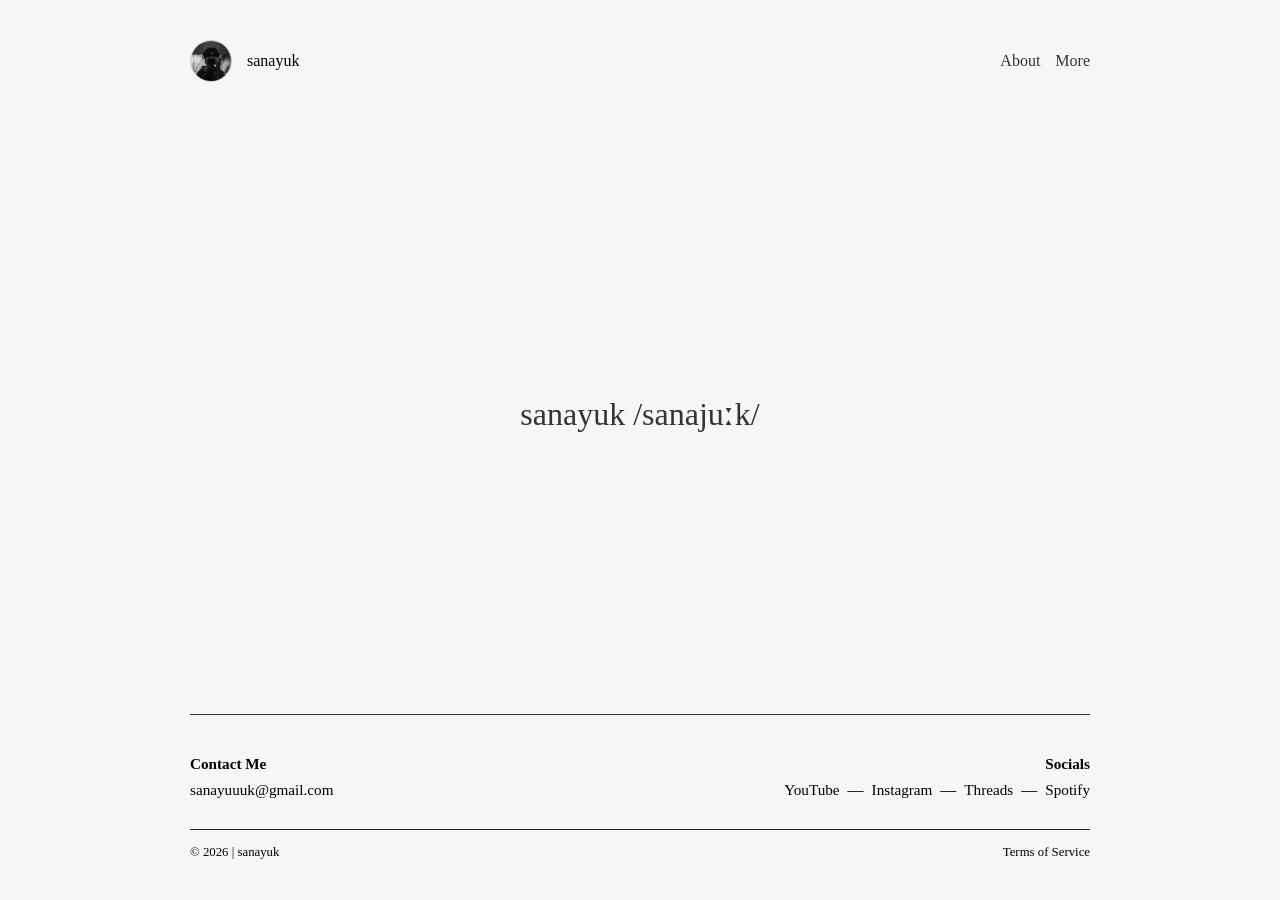
<file: index.html>
<!DOCTYPE html>
<html lang="en">
<head>
    <!-- Google tag (gtag.js) -->
    <script async src="https://www.googletagmanager.com/gtag/js?id=G-V9VGRG6R9B"></script>
    <script>
      window.dataLayer = window.dataLayer || [];
      function gtag(){dataLayer.push(arguments);}
      gtag('js', new Date());

      gtag('config', 'G-V9VGRG6R9B');
    </script>
    <meta charset="UTF-8">
    <meta name="viewport" content="width=device-width, initial-scale=1.0">
    <title>sanayuk</title>
    <link rel="icon" type="image/jpeg" href="snypfp.jpg">
    <link rel="stylesheet" href="style.css?v=8">
</head>
<body>

    <header class="top-header">
        <a href="index.html" class="header-left">
            <img src="snypfp.jpg" alt="Profile Picture" class="header-pfp">
            <span class="header-name">sanayuk</span>
        </a>
        
        <div class="header-right" style="display: flex; gap: 15px;">
            <a href="about.html" class="header-link">About</a>
            <a href="directory.html" class="header-link">More</a>
        </div>
    </header>

    <div class="container">
        <h1>sanayuk /sanajuːk/</h1>
    </div> 

    <footer class="site-footer">
        <div class="footer-content">
            <div class="footer-left">
                <h4 class="footer-heading">Contact Me</h4>
                <a href="mailto:sanayuuuk@gmail.com?subject=Contact from Website" class="footer-link">
                    sanayuuuk@gmail.com
                </a>
            </div>

            <div class="footer-right">
                <h4 class="footer-heading">Socials</h4>
                <div class="footer-socials">
                    <a href="https://www.youtube.com/@sanayuk____" target="_blank">YouTube</a> —
                    <a href="https://www.instagram.com/sanayuk____/" target="_blank">Instagram</a> —
                    <a href="https://www.threads.net/@sanayuk____/" target="_blank">Threads</a> —
                    <a href="https://open.spotify.com/user/31xqgkz4tjc3syadxhh52vzdo4kq?si=254b2dc9a4f743eb&nd=1&dlsi=bdf17cccaf9b42ae" target="_blank">Spotify</a>
                </div>
            </div>
        </div>

        <div class="footer-bottom" style="justify-content: space-between;">
            <span>© 2026 | sanayuk</span>
            <a href="termsofservice.html" class="footer-link" style="font-size: 0.8rem;">Terms of Service</a>
        </div>
    </footer>

</body>
</html>
</file>
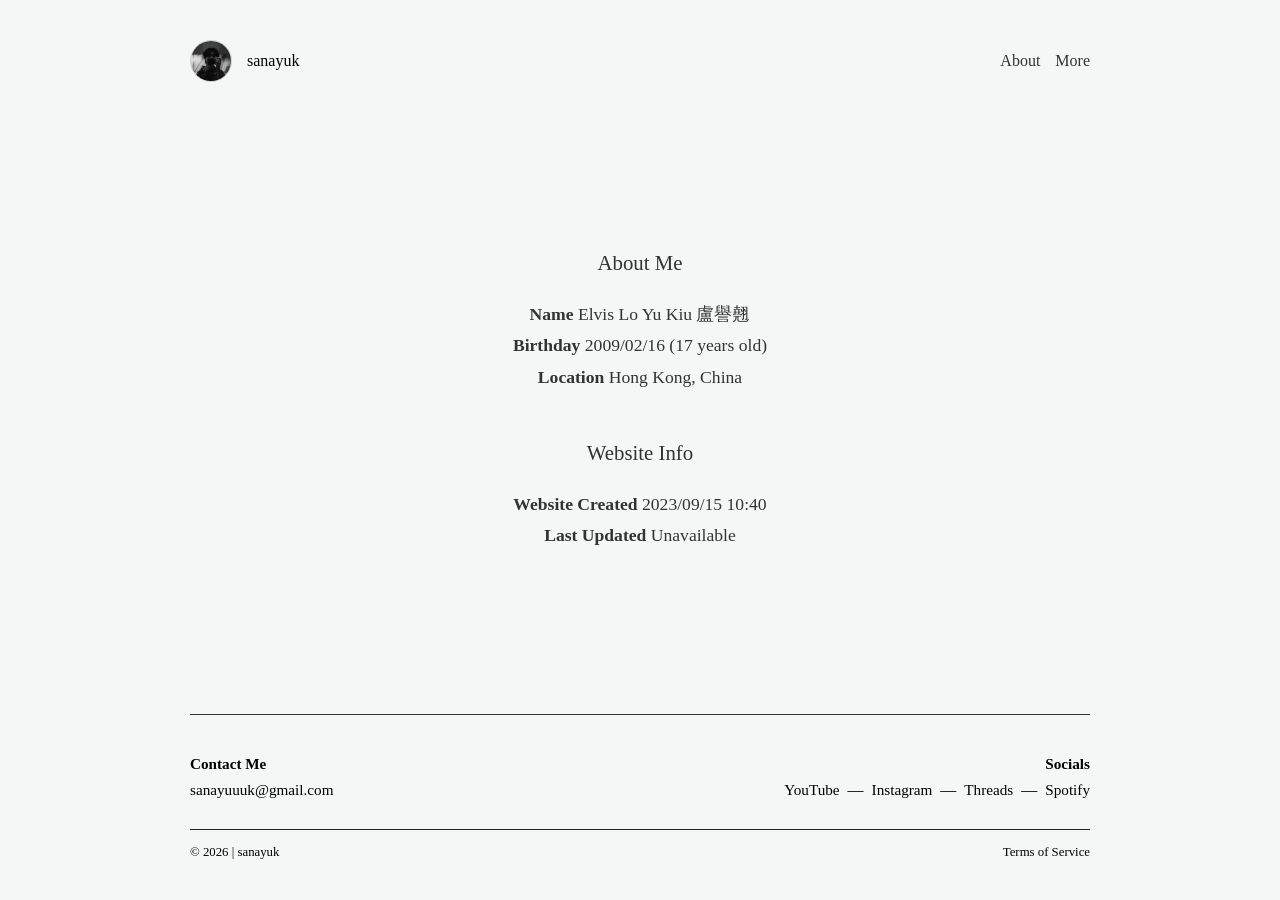
<file: about.html>
<!DOCTYPE html>
<html lang="en">
<head>
    <!-- Google tag (gtag.js) -->
    <script async src="https://www.googletagmanager.com/gtag/js?id=G-V9VGRG6R9B"></script>
    <script>
      window.dataLayer = window.dataLayer || [];
      function gtag(){dataLayer.push(arguments);}
      gtag('js', new Date());

      gtag('config', 'G-V9VGRG6R9B');
    </script>
    <meta charset="UTF-8">
    <meta name="viewport" content="width=device-width, initial-scale=1.0">
    <title>About sanayuk</title>
    <link rel="icon" type="image/jpeg" href="snypfp.jpg">
    <link rel="stylesheet" href="style.css?v=8">
    <style>
        /* Small unique styles for just this page */
        .bio-text {
            text-align: center; 
            line-height: 1.8;
            margin-bottom: 40px;
        }

        .bio-text h2 {
            margin-top: 40px;
            margin-bottom: 10px;
            font-size: 1.3rem;
            color: #333;
        }
        
        /* Remove margin from the very first h2 to keep it aligned nicely */
        .bio-text h2:first-child {
            margin-top: 0;
        }
    </style>
</head>
<body>

    <header class="top-header">
        <a href="index.html" class="header-left">
            <img src="snypfp.jpg" alt="Profile Picture" class="header-pfp">
            <span class="header-name">sanayuk</span>
        </a>
        
        <div class="header-right" style="display: flex; gap: 15px;">
            <a href="about.html" class="header-link">About</a>
            <a href="directory.html" class="header-link">More</a>
        </div>
    </header>

    <div class="container">

        <div class="bio-text">
            <h2>About Me</h2>
            <p>
                <strong>Name</strong> Elvis Lo Yu Kiu 盧譽翹<br>
                <strong>Birthday</strong> 2009/02/16 (<span id="my-age"></span> years old)<br>
                <strong>Location</strong> Hong Kong, China
            </p>

            <h2>Website Info</h2>
            <p>
                <strong>Website Created</strong> <span id="site-created">Loading...</span><br>
                <strong>Last Updated</strong> <span id="last-updated">Fetching...</span>
            </p>
        </div>

    </div> 

    <footer class="site-footer">
        <div class="footer-content">
            <div class="footer-left">
                <h4 class="footer-heading">Contact Me</h4>
                <a href="mailto:sanayuuuk@gmail.com?subject=Contact from Website" class="footer-link">
                    sanayuuuk@gmail.com
                </a>
            </div>

            <div class="footer-right">
                <h4 class="footer-heading">Socials</h4>
                <div class="footer-socials">
                    <a href="https://www.youtube.com/@sanayuk____" target="_blank">YouTube</a> —
                    <a href="https://www.instagram.com/sanayuk____/" target="_blank">Instagram</a> —
                    <a href="https://www.threads.net/@sanayuk____/" target="_blank">Threads</a> —
                    <a href="https://open.spotify.com/user/31xqgkz4tjc3syadxhh52vzdo4kq?si=254b2dc9a4f743eb&nd=1&dlsi=bdf17cccaf9b42ae" target="_blank">Spotify</a>
                </div>
            </div>
        </div>

        <div class="footer-bottom" style="justify-content: space-between;">
            <span>© 2026 | sanayuk</span>
            <a href="termsofservice.html" class="footer-link" style="font-size: 0.8rem;">Terms of Service</a>
        </div>
    </footer>

</body>
</html>

<script>
    function calculateAge(birthDateString) {
        const birthDate = new Date(birthDateString);
        const today = new Date();
        
        let age = today.getFullYear() - birthDate.getFullYear();
        const monthDifference = today.getMonth() - birthDate.getMonth();

        if (monthDifference < 0 || (monthDifference === 0 && today.getDate() < birthDate.getDate())) {
            age--;
        }
        
        return age;
    }

    const myBirthday = '2009-02-16'; 
    document.getElementById('my-age').innerText = calculateAge(myBirthday);

    // Convert fixed creation date to user's local time
    function displayCreationDate() {
        // Original UTC+8 creation time
        const createdDate = new Date('2023-09-15T18:40:00+08:00');
        
        const y = createdDate.getFullYear();
        const m = String(createdDate.getMonth() + 1).padStart(2, '0');
        const d = String(createdDate.getDate()).padStart(2, '0');
        const h = String(createdDate.getHours()).padStart(2, '0');
        const min = String(createdDate.getMinutes()).padStart(2, '0');

        document.getElementById('site-created').innerText = `${y}/${m}/${d} ${h}:${min}`;
    }
    
    displayCreationDate();

    // Fetch last commit date from GitHub API and display in user's local time
    async function updateLastModified() {
        try {
            const response = await fetch('https://api.github.com/repos/sanayuk/sanayuk.com/commits?per_page=1');
            const data = await response.json();
            
            // Parse the ISO date from the commit data
            const commitDate = new Date(data[0].commit.committer.date);
            
            // Standard Javascript Date methods automatically convert to the browser's local timezone
            const y = commitDate.getFullYear();
            const m = String(commitDate.getMonth() + 1).padStart(2, '0');
            const d = String(commitDate.getDate()).padStart(2, '0');
            const h = String(commitDate.getHours()).padStart(2, '0');
            const min = String(commitDate.getMinutes()).padStart(2, '0');

            document.getElementById('last-updated').innerText = `${y}/${m}/${d} ${h}:${min}`;
        } catch (error) {
            console.error('Error fetching last update:', error);
            document.getElementById('last-updated').innerText = 'Unavailable';
        }
    }
    
    updateLastModified();
</script>
</file>
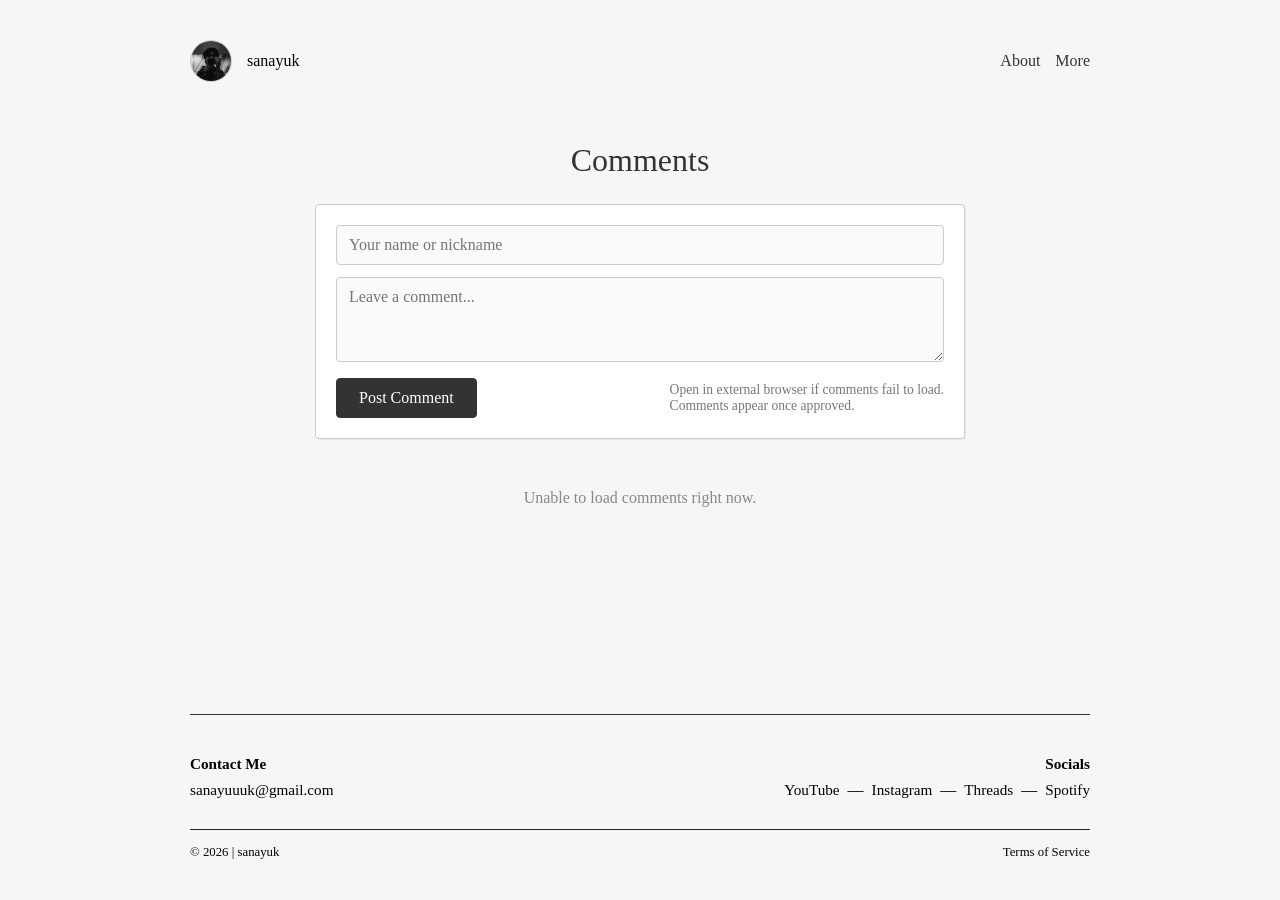
<file: comments.html>
<!DOCTYPE html>
<html lang="en">
<head>
    <!-- Google tag (gtag.js) -->
    <script async src="https://www.googletagmanager.com/gtag/js?id=G-V9VGRG6R9B"></script>
    <script>
      window.dataLayer = window.dataLayer || [];
      function gtag(){dataLayer.push(arguments);}
      gtag('js', new Date());

      gtag('config', 'G-V9VGRG6R9B');
    </script>
    <meta charset="UTF-8">
    <meta name="viewport" content="width=device-width, initial-scale=1.0">
    <title>Comments | sanayuk</title>
    <link rel="icon" type="image/jpeg" href="snypfp.jpg">
    <link rel="stylesheet" href="style.css?v=8">
    <style>
        .comment-box {
            background: var(--link-bg);
            border: 1px solid #ccc;
            padding: 20px;
            border-radius: 4px;
            box-shadow: 1px 1px 0px rgba(0,0,0,0.05);
            margin-bottom: 30px;
            text-align: left;
        }

        .comment-form {
            display: flex;
            flex-direction: column;
            gap: 12px;
        }

        .form-input, .form-textarea {
            font-family: inherit;
            font-size: 1rem;
            padding: 10px 12px;
            border: 1px solid #ccc;
            border-radius: 4px;
            background: #fafafa;
            color: #333;
            width: 100%;
            box-sizing: border-box;
        }

        .form-textarea {
            resize: vertical;
            min-height: 85px;
        }

        .form-input:focus, .form-textarea:focus {
            outline: none;
            border-color: #888;
            background: #fff;
        }

        .form-footer {
            display: flex;
            justify-content: space-between;
            align-items: center;
            flex-wrap: wrap;
            gap: 10px;
            margin-top: 4px;
        }

        .submit-btn {
            font-family: inherit;
            font-size: 1rem;
            padding: 10px 22px;
            background: #333;
            color: #fff;
            border: 1px solid #333;
            border-radius: 4px;
            cursor: pointer;
            transition: all 0.2s ease;
        }

        .submit-btn:hover {
            background: #555;
            border-color: #555;
        }

        .submit-btn:disabled {
            background: #aaa;
            border-color: #aaa;
            cursor: not-allowed;
        }

        .notice {
            font-size: 0.85rem;
            color: #777;
        }

        #status-message {
            margin-top: 12px;
            font-size: 0.95rem;
            display: none;
            line-height: 1.4;
        }

        /* Comments List */
        .comments-feed {
            display: flex;
            flex-direction: column;
            gap: 15px;
            text-align: left;
            width: 100%;
        }

        .comment-card {
            background: var(--link-bg);
            border: 1px solid #ccc;
            padding: 18px 20px;
            border-radius: 4px;
            box-shadow: 1px 1px 0px rgba(0,0,0,0.05);
        }

        .comment-header {
            display: flex;
            justify-content: space-between;
            align-items: baseline;
            margin-bottom: 10px;
            border-bottom: 1px solid #eee;
            padding-bottom: 6px;
        }

        .comment-author {
            font-weight: bold;
            font-size: 1.05rem;
            color: var(--text-color);
        }

        .comment-time {
            font-size: 0.85rem;
            color: #888;
        }

        .comment-body {
            font-size: 1rem;
            line-height: 1.6;
            color: #444;
            white-space: pre-wrap;
            word-break: break-word;
        }
    </style>
</head>
<body>

    <header class="top-header">
        <a href="index.html" class="header-left">
            <img src="snypfp.jpg" alt="Profile Picture" class="header-pfp">
            <span class="header-name">sanayuk</span>
        </a>
        
        <div class="header-right" style="display: flex; gap: 15px;">
            <a href="about.html" class="header-link">About</a>
            <a href="directory.html" class="header-link">More</a>
        </div>
    </header>

    <div class="container" style="max-width: 650px; margin-top: 0;">
        
        <h1 style="margin-bottom: 25px;">Comments</h1>

        <!-- Form for submitting without login -->
        <div class="comment-box">
            <form class="comment-form" id="comment-form">
                <input type="text" id="name-input" class="form-input" placeholder="Your name or nickname" required maxlength="50">
                <textarea id="message-input" class="form-textarea" placeholder="Leave a comment..." required rows="3" maxlength="1200"></textarea>
                
                <div class="form-footer">
                    <button type="submit" class="submit-btn" id="post-btn">Post Comment</button>
                    <span class="notice">Open in external browser if comments fail to load.<br>Comments appear once approved.</span>
                </div>

                <div id="status-message"></div>
            </form>
        </div>

        <!-- Approved Comments Display -->
        <div class="comments-feed" id="comments-container">
            <div style="color: #888; text-align: center;">Loading comments...</div>
        </div>

    </div>

    <footer class="site-footer">
        <div class="footer-content">
            <div class="footer-left">
                <h4 class="footer-heading">Contact Me</h4>
                <a href="mailto:sanayuuuk@gmail.com?subject=Contact from Website" class="footer-link">
                    sanayuuuk@gmail.com
                </a>
            </div>

            <div class="footer-right">
                <h4 class="footer-heading">Socials</h4>
                <div class="footer-socials">
                    <a href="https://www.youtube.com/@sanayuk____" target="_blank">YouTube</a> —
                    <a href="https://www.instagram.com/sanayuk____/" target="_blank">Instagram</a> —
                    <a href="https://www.threads.net/@sanayuk____/" target="_blank">Threads</a> —
                    <a href="https://open.spotify.com/user/31xqgkz4tjc3syadxhh52vzdo4kq?si=254b2dc9a4f743eb&nd=1&dlsi=bdf17cccaf9b42ae" target="_blank">Spotify</a>
                </div>
            </div>
        </div>

        <div class="footer-bottom" style="justify-content: space-between;">
            <span>© 2026 | sanayuk</span>
            <a href="termsofservice.html" class="footer-link" style="font-size: 0.8rem;">Terms of Service</a>
        </div>
    </footer>

        <script>
        // Updated with the new deployment URL
        const SCRIPT_URL = "https://script.google.com/macros/s/AKfycbxM1qhxAlmytv_nrBVTssjHzJ4xHUdzCgP74mxCls5X4hf6mg-JmKKhFDuv9mGsWDSKXw/exec";

        // Formats any raw timestamp / ISO string to: YYYY/MM/DD HH:mm in local time
        function formatDisplayTime(rawTime) {
            if (!rawTime) return '';
            
            const d = new Date(rawTime);
            // If valid date, convert to local time
            if (!isNaN(d.getTime())) {
                const y = d.getFullYear();
                const m = String(d.getMonth() + 1).padStart(2, '0');
                const day = String(d.getDate()).padStart(2, '0');
                const hh = String(d.getHours()).padStart(2, '0');
                const mm = String(d.getMinutes()).padStart(2, '0');
                return `${y}/${m}/${day} ${hh}:${mm}`;
            }

            // Fallback if it's already a custom string: strip seconds if present
            return String(rawTime).replace(/:(\d{2})$/, '');
        }

        // Current local time formatted as YYYY/MM/DD HH:mm for new submissions
        function getLocalTimeString() {
            const now = new Date();
            const y = now.getFullYear();
            const m = String(now.getMonth() + 1).padStart(2, '0');
            const d = String(now.getDate()).padStart(2, '0');
            const hh = String(now.getHours()).padStart(2, '0');
            const mm = String(now.getMinutes()).padStart(2, '0');
            return `${y}/${m}/${d} ${hh}:${mm}`;
        }

        function escapeHtml(str) {
            return String(str || '').replace(/[&<>"']/g, s => ({
                '&': '&amp;',
                '<': '&lt;',
                '>': '&gt;',
                '"': '&quot;',
                "'": '&#39;'
            }[s]));
        }

        // Fetch and display approved comments
        async function loadComments() {
            const container = document.getElementById("comments-container");

            try {
                // Added redirect: "follow"
                const res = await fetch(SCRIPT_URL, { redirect: "follow" });
                const comments = await res.json();

                if (!comments || comments.length === 0) {
                    container.innerHTML = "<div style='color: #888; text-align: center; padding: 20px 0;'>No comments yet. Be the first to leave one!</div>";
                    return;
                }

                container.innerHTML = "";
                comments.forEach(c => {
                    const card = document.createElement("div");
                    card.className = "comment-card";
                    card.innerHTML = `
                        <div class="comment-header">
                            <span class="comment-author">${escapeHtml(c.name)}</span>
                            <span class="comment-time">${escapeHtml(formatDisplayTime(c.time))}</span>
                        </div>
                        <div class="comment-body">${escapeHtml(c.message)}</div>
                    `;
                    container.appendChild(card);
                });
            } catch (err) {
                container.innerHTML = "<div style='color: #888; text-align: center; padding: 20px 0;'>Unable to load comments right now.</div>";
            }
        }

        // Handle comment submission
        const form = document.getElementById("comment-form");
        const statusMsg = document.getElementById("status-message");
        const postBtn = document.getElementById("post-btn");

        form.addEventListener("submit", async (e) => {
            e.preventDefault();
            const name = document.getElementById("name-input").value.trim();
            const message = document.getElementById("message-input").value.trim();
            const localTime = getLocalTimeString();

            postBtn.disabled = true;
            postBtn.textContent = "Posting...";
            statusMsg.style.display = "block";
            statusMsg.style.color = "#555";
            statusMsg.textContent = "Sending your comment...";

            try {
                // Added redirect: "follow"
                await fetch(SCRIPT_URL, {
                    method: "POST",
                    headers: { "Content-Type": "text/plain;charset=utf-8" },
                    body: JSON.stringify({ name, message, localTime }),
                    redirect: "follow" 
                });

                statusMsg.style.color = "#2e7d32";
                statusMsg.textContent = "Thank you! Your comment has been submitted and will appear once approved.";
                form.reset();
            } catch (err) {
                statusMsg.style.color = "#c62828";
                statusMsg.textContent = "Error sending comment. Please try again.";
            } finally {
                postBtn.disabled = false;
                postBtn.textContent = "Post Comment";
            }
        });

        loadComments();
    </script>

</body>
</html>
</file>
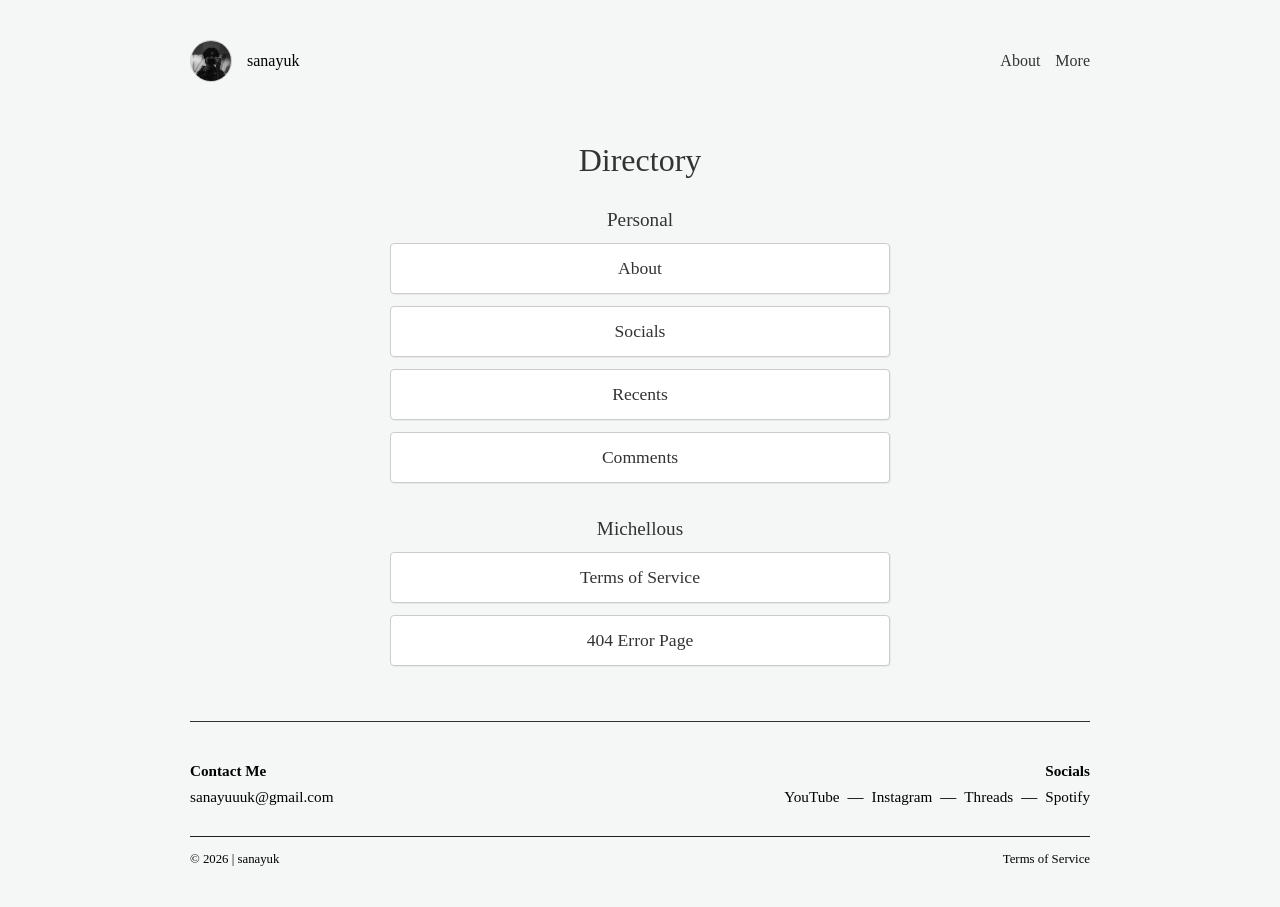
<file: directory.html>
<!DOCTYPE html>
<html lang="en">
<head>
    <!-- Google tag (gtag.js) -->
    <script async src="https://www.googletagmanager.com/gtag/js?id=G-V9VGRG6R9B"></script>
    <script>
      window.dataLayer = window.dataLayer || [];
      function gtag(){dataLayer.push(arguments);}
      gtag('js', new Date());

      gtag('config', 'G-V9VGRG6R9B');
    </script>
    <meta charset="UTF-8">
    <meta name="viewport" content="width=device-width, initial-scale=1.0">
    <title>Directory | sanayuk</title>
    <link rel="icon" type="image/jpeg" href="snypfp.jpg">
    <link rel="stylesheet" href="style.css?v=8">
    <style>
        .directory-section {
            text-align: center;
            margin-bottom: 35px;
            width: 100%;
        }
        .directory-section h2 {
            font-size: 1.2rem;
            margin-bottom: 12px;
        }
        .directory-links {
            display: flex;
            flex-direction: column;
            gap: 12px;
        }
    </style>
</head>
<body>

    <header class="top-header">
        <a href="index.html" class="header-left">
            <img src="snypfp.jpg" alt="Profile Picture" class="header-pfp">
            <span class="header-name">sanayuk</span>
        </a>
        
        <div class="header-right" style="display: flex; gap: 15px;">
            <a href="about.html" class="header-link">About</a>
            <a href="directory.html" class="header-link">More</a>
        </div>
    </header>

    <div class="container" style="max-width: 500px;">
        
        <h1 style="margin-bottom: 30px;">Directory</h1>
        
        <div class="directory-section">
            <h2>Personal</h2>
            <div class="directory-links">
                <a href="about.html" class="link-card">About</a>
                <a href="socials.html" class="link-card">Socials</a>
                <a href="recents.html" class="link-card">Recents</a>
                <a href="comments.html" class="link-card">Comments</a>
            </div>
        </div>

        <div class="directory-section">
            <h2>Michellous</h2>
            <div class="directory-links">
                <a href="termsofservice.html" class="link-card">Terms of Service</a>
                <a href="404.html" class="link-card">404 Error Page</a>
            </div>
        </div>
        
    </div> 

    <footer class="site-footer">
        <div class="footer-content">
            <div class="footer-left">
                <h4 class="footer-heading">Contact Me</h4>
                <a href="mailto:sanayuuuk@gmail.com?subject=Contact from Website" class="footer-link">
                    sanayuuuk@gmail.com
                </a>
            </div>

            <div class="footer-right">
                <h4 class="footer-heading">Socials</h4>
                <div class="footer-socials">
                    <a href="https://www.youtube.com/@sanayuk____" target="_blank">YouTube</a> —
                    <a href="https://www.instagram.com/sanayuk____/" target="_blank">Instagram</a> —
                    <a href="https://www.threads.net/@sanayuk____/" target="_blank">Threads</a> —
                    <a href="https://open.spotify.com/user/31xqgkz4tjc3syadxhh52vzdo4kq?si=254b2dc9a4f743eb&nd=1&dlsi=bdf17cccaf9b42ae" target="_blank">Spotify</a>
                </div>
            </div>
        </div>

        <div class="footer-bottom" style="justify-content: space-between;">
            <span>© 2026 | sanayuk</span>
            <a href="termsofservice.html" class="footer-link" style="font-size: 0.8rem;">Terms of Service</a>
        </div>
    </footer>

</body>
</html>
</file>
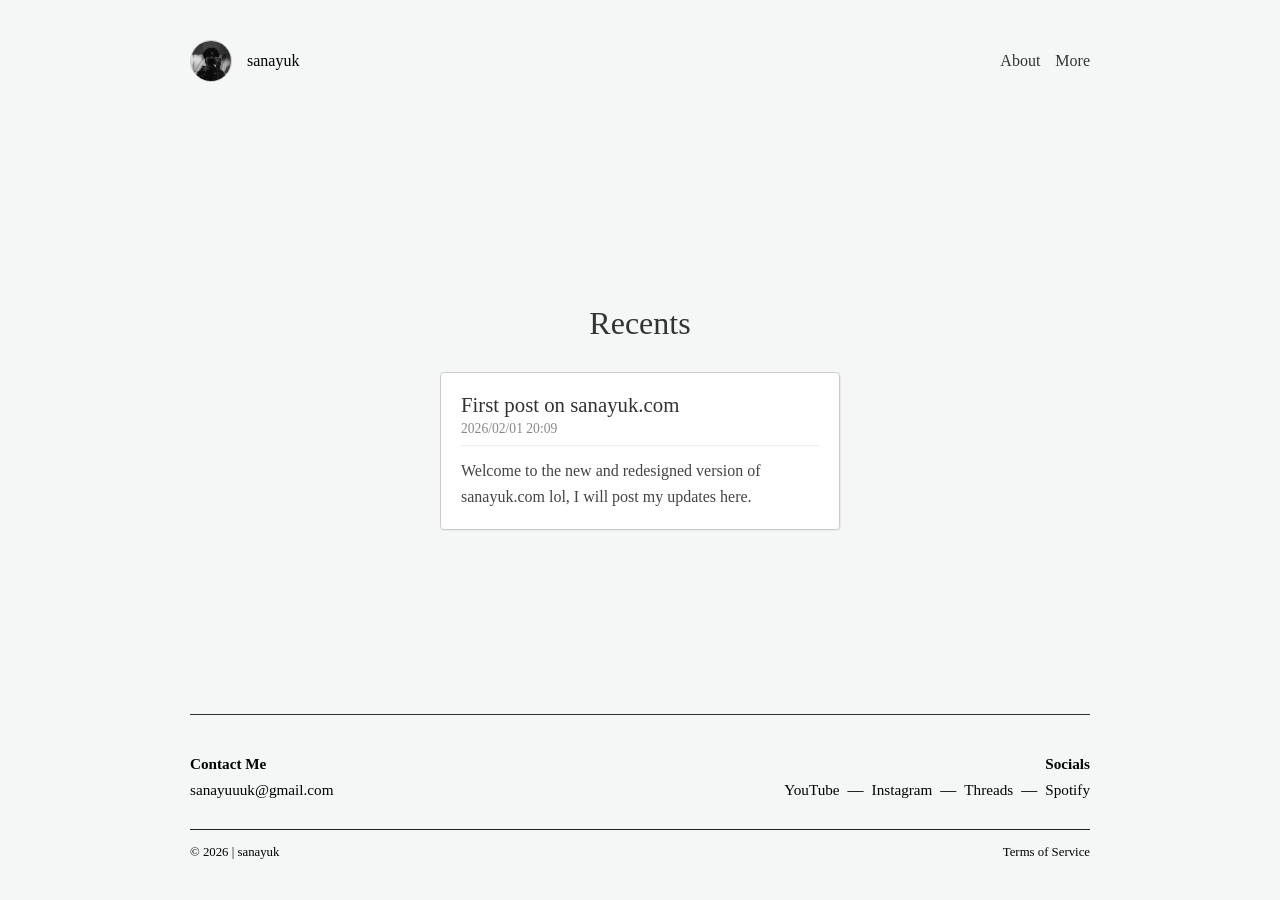
<file: recents.html>
<!DOCTYPE html>
<html lang="en">
<head>
    <!-- Google tag (gtag.js) -->
    <script async src="https://www.googletagmanager.com/gtag/js?id=G-V9VGRG6R9B"></script>
    <script>
      window.dataLayer = window.dataLayer || [];
      function gtag(){dataLayer.push(arguments);}
      gtag('js', new Date());

      gtag('config', 'G-V9VGRG6R9B');
    </script>
    <meta charset="UTF-8">
    <meta name="viewport" content="width=device-width, initial-scale=1.0">
    <title>Recents | sanayuk</title>
    <link rel="icon" type="image/jpeg" href="snypfp.jpg">
    <link rel="stylesheet" href="style.css?v=8">
    <style>
        /* Forces any future links inside your posts to stay black */
        .post-content a, 
        .post-content a:link, 
        .post-content a:visited, 
        .post-content a:active {
            color: #000000 !important;
            text-decoration: underline;
            text-underline-offset: 2px;
        }
        .post-content a:hover {
            opacity: 0.7;
        }
    </style>
</head>
<body>

    <header class="top-header">
        <a href="index.html" class="header-left">
            <img src="snypfp.jpg" alt="Profile Picture" class="header-pfp">
            <span class="header-name">sanayuk</span>
        </a>
        
        <div class="header-right" style="display: flex; gap: 15px;">
            <a href="about.html" class="header-link">About</a>
            <a href="directory.html" class="header-link">More</a>
        </div>
    </header>

    <div class="container">
        
        <h1 style="margin-bottom: 30px;">Recents</h1>

        <div class="feed">
            <article class="post-card">
                <div class="post-header">
                    <h3 class="post-title">First post on sanayuk.com</h3>
                    <span class="post-date">2026/02/01 20:09</span>
                </div>
                <div class="post-content">
                    <p>Welcome to the new and redesigned version of sanayuk.com lol, I will post my updates here.</p>
                </div>
            </article>
        </div>

    </div>

    <footer class="site-footer">
        <div class="footer-content">
            <div class="footer-left">
                <h4 class="footer-heading">Contact Me</h4>
                <a href="mailto:sanayuuuk@gmail.com?subject=Contact from Website" class="footer-link">
                    sanayuuuk@gmail.com
                </a>
            </div>

            <div class="footer-right">
                <h4 class="footer-heading">Socials</h4>
                <div class="footer-socials">
                    <a href="https://www.youtube.com/@sanayuk____" target="_blank">YouTube</a> —
                    <a href="https://www.instagram.com/sanayuk____/" target="_blank">Instagram</a> —
                    <a href="https://www.threads.net/@sanayuk____/" target="_blank">Threads</a> —
                    <a href="https://open.spotify.com/user/31xqgkz4tjc3syadxhh52vzdo4kq?si=254b2dc9a4f743eb&nd=1&dlsi=bdf17cccaf9b42ae" target="_blank">Spotify</a>
                </div>
            </div>
        </div>

        <div class="footer-bottom" style="justify-content: space-between;">
            <span>© 2026 | sanayuk</span>
            <a href="termsofservice.html" class="footer-link" style="font-size: 0.8rem;">Terms of Service</a>
        </div>
    </footer>

</body>
</html>
</file>
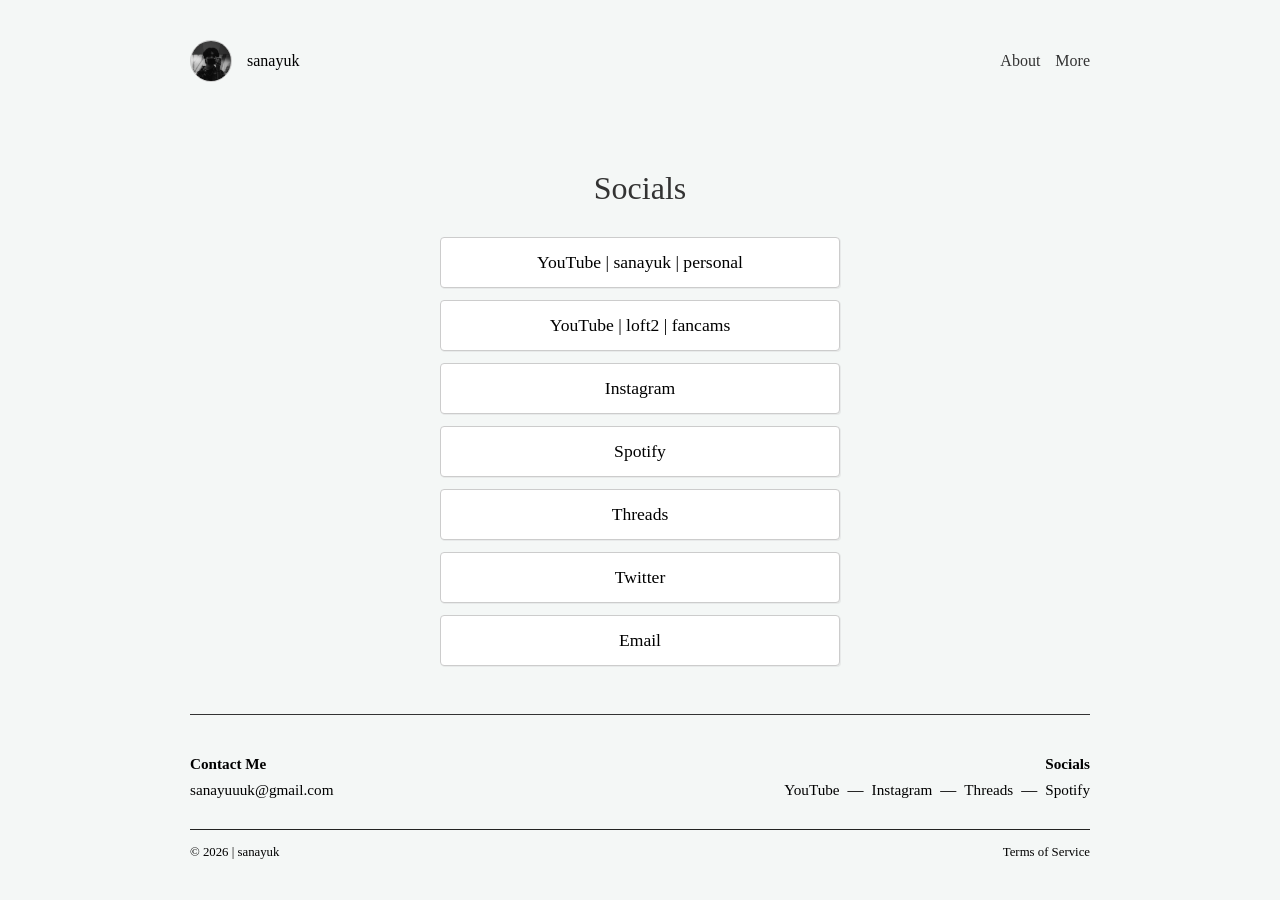
<file: socials.html>
<!DOCTYPE html>
<html lang="en">
<head>
    <!-- Google tag (gtag.js) -->
    <script async src="https://www.googletagmanager.com/gtag/js?id=G-V9VGRG6R9B"></script>
    <script>
      window.dataLayer = window.dataLayer || [];
      function gtag(){dataLayer.push(arguments);}
      gtag('js', new Date());

      gtag('config', 'G-V9VGRG6R9B');
    </script>
    <meta charset="UTF-8">
    <meta name="viewport" content="width=device-width, initial-scale=1.0">
    <title>Socials | sanayuk</title>
    <link rel="icon" type="image/jpeg" href="snypfp.jpg">
    <link rel="stylesheet" href="style.css?v=8">
    <style>
        /* Forces link states to stay black, preventing default blue/purple */
        .link-card, 
        .link-card:link, 
        .link-card:visited, 
        .link-card:active {
            color: #000000 !important;
            text-decoration: none;
        }
    </style>
</head>
<body>

    <header class="top-header">
        <a href="index.html" class="header-left">
            <img src="snypfp.jpg" alt="Profile Picture" class="header-pfp">
            <span class="header-name">sanayuk</span>
        </a>
        
        <div class="header-right" style="display: flex; gap: 15px;">
            <a href="about.html" class="header-link">About</a>
            <a href="directory.html" class="header-link">More</a>
        </div>
    </header>

    <div class="container">
        
        <h1 style="margin-bottom: 30px;">Socials</h1>
        
        <div class="links">
            <a href="https://www.youtube.com/@sanayuk____" class="link-card" target="_blank">YouTube | sanayuk | personal</a>
            <a href="https://www.youtube.com/@loft2." class="link-card" target="_blank">YouTube | loft2 | fancams</a>
            <a href="https://www.instagram.com/sanayuk____/" class="link-card" target="_blank">Instagram</a>
            <a href="https://open.spotify.com/user/31xqgkz4tjc3syadxhh52vzdo4kq?si=254b2dc9a4f743eb" class="link-card" target="_blank">Spotify</a>
            <a href="https://www.threads.net/@sanayuk____" class="link-card" target="_blank">Threads</a>
            <a href="https://x.com/sanayuk____" class="link-card" target="_blank">Twitter</a>
            <a href="mailto:sanayuuuk@gmail.com?subject=Contact from Website" class="link-card" target="_blank">Email</a>
        </div>

    </div>

    <footer class="site-footer">
        <div class="footer-content">
            <div class="footer-left">
                <h4 class="footer-heading">Contact Me</h4>
                <a href="mailto:sanayuuuk@gmail.com?subject=Contact from Website" class="footer-link">
                    sanayuuuk@gmail.com
                </a>
            </div>

            <div class="footer-right">
                <h4 class="footer-heading">Socials</h4>
                <div class="footer-socials">
                    <a href="https://www.youtube.com/@sanayuk____" target="_blank">YouTube</a> —
                    <a href="https://www.instagram.com/sanayuk____/" target="_blank">Instagram</a> —
                    <a href="https://www.threads.net/@sanayuk____/" target="_blank">Threads</a> —
                    <a href="https://open.spotify.com/user/31xqgkz4tjc3syadxhh52vzdo4kq?si=254b2dc9a4f743eb&nd=1&dlsi=bdf17cccaf9b42ae" target="_blank">Spotify</a>
                </div>
            </div>
        </div>

        <div class="footer-bottom" style="justify-content: space-between;">
            <span>© 2026 | sanayuk</span>
            <a href="termsofservice.html" class="footer-link" style="font-size: 0.8rem;">Terms of Service</a>
        </div>
    </footer>

</body>
</html>
</file>
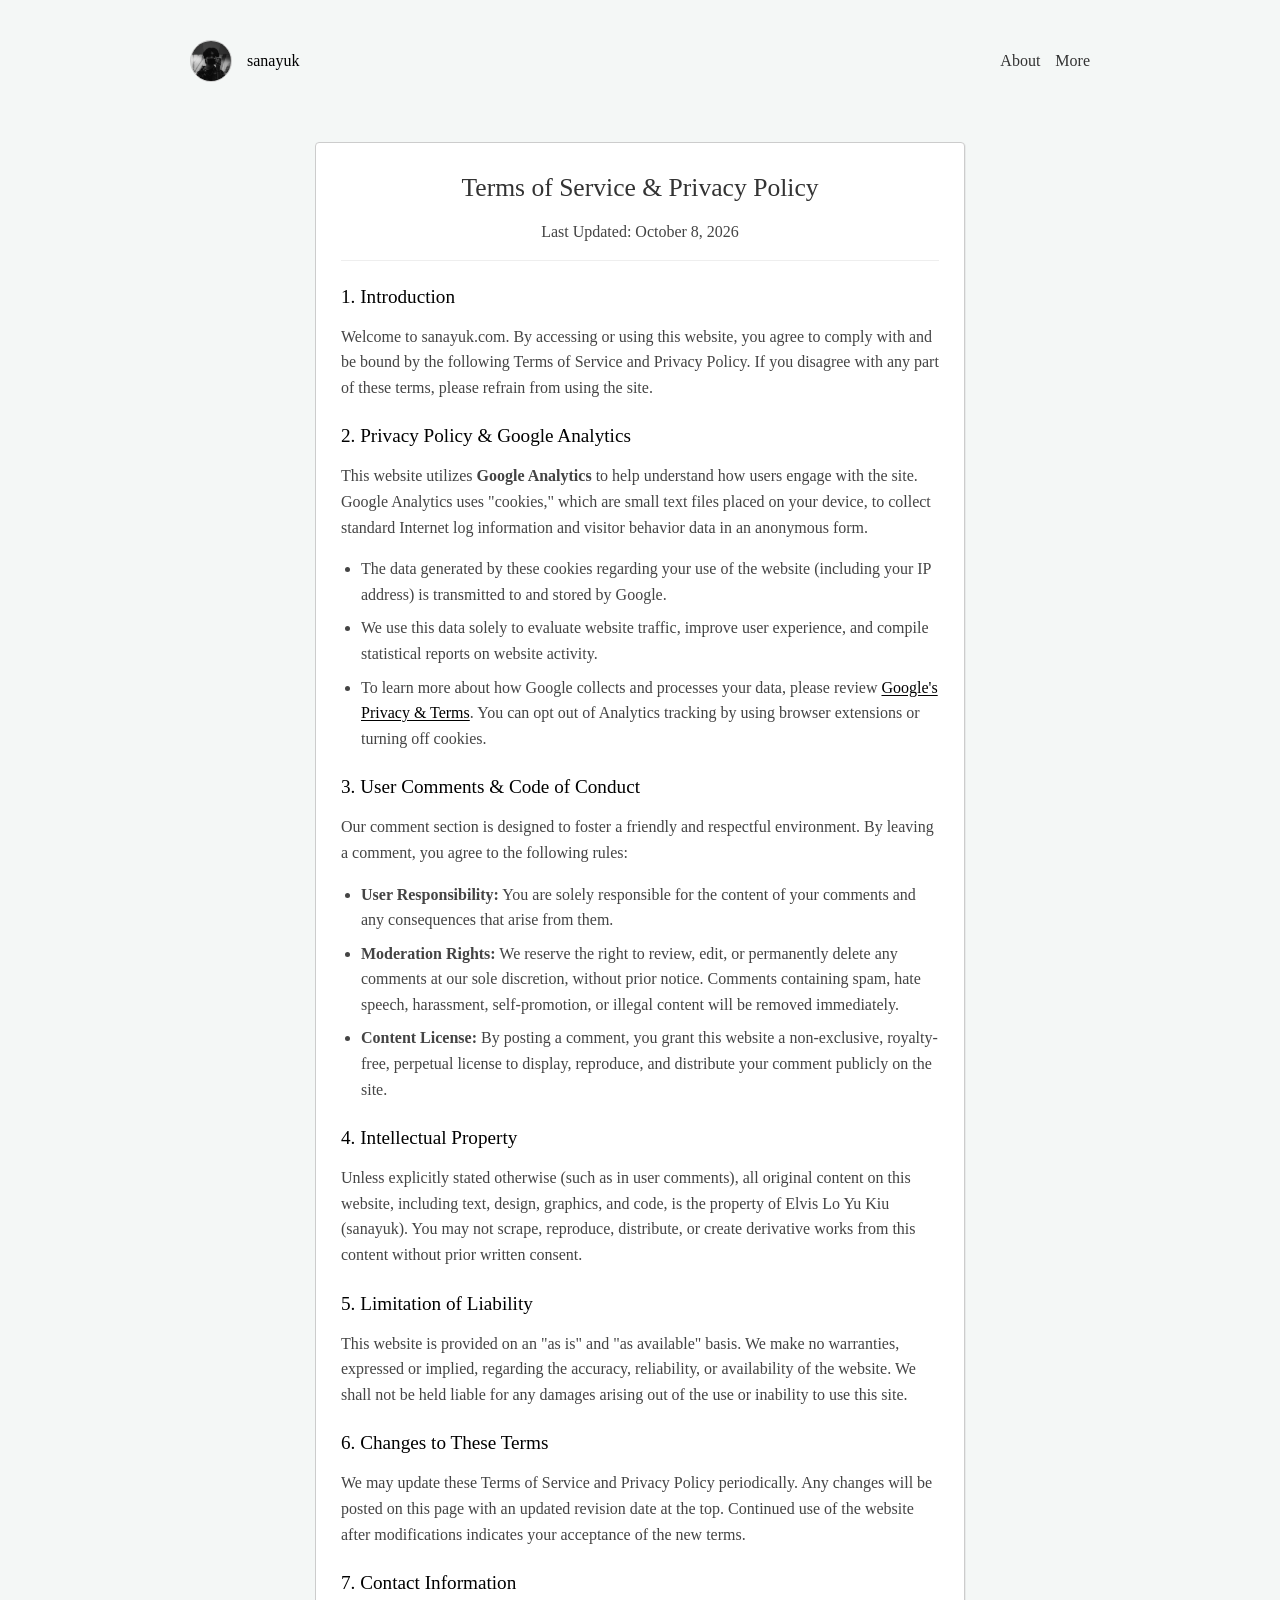
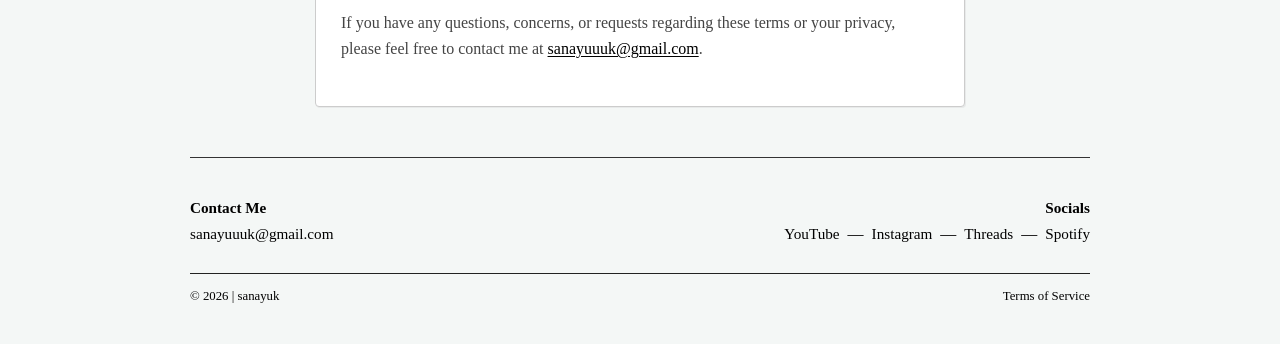
<file: termsofservice.html>
<!DOCTYPE html>
<html lang="en">
<head>
    <!-- Google tag (gtag.js) -->
    <script async src="https://www.googletagmanager.com/gtag/js?id=G-V9VGRG6R9B"></script>
    <script>
      window.dataLayer = window.dataLayer || [];
      function gtag(){dataLayer.push(arguments);}
      gtag('js', new Date());

      gtag('config', 'G-V9VGRG6R9B');
    </script>
    <meta charset="UTF-8">
    <meta name="viewport" content="width=device-width, initial-scale=1.0">
    <title>Terms of Service | sanayuk</title>
    <link rel="icon" type="image/jpeg" href="snypfp.jpg">
    <link rel="stylesheet" href="style.css?v=8">
    <style>
        .legal-box {
            background: var(--link-bg);
            border: 1px solid #ccc;
            padding: 30px 25px;
            border-radius: 4px;
            box-shadow: 1px 1px 0px rgba(0,0,0,0.05);
            text-align: left;
            margin-bottom: 30px;
        }

        .legal-box h1 {
            font-size: 1.6rem;
            margin-bottom: 5px;
            color: var(--text-color);
            text-align: center;
        }

        .last-updated {
            text-align: center;
            font-size: 0.9rem;
            color: #888;
            margin-bottom: 25px;
            border-bottom: 1px solid #eee;
            padding-bottom: 15px;
        }

        .legal-box h2 {
            font-size: 1.2rem;
            margin-top: 25px;
            margin-bottom: 10px;
            color: #000;
        }

        .legal-box p, .legal-box li {
            font-size: 1rem;
            line-height: 1.6;
            color: #444;
            margin-bottom: 15px;
        }

        .legal-box ul {
            padding-left: 20px;
            margin-bottom: 20px;
        }

        .legal-box li {
            margin-bottom: 8px;
        }

        /* Forces links inside legal content to stay black */
        .legal-box a, 
        .legal-box a:link, 
        .legal-box a:visited, 
        .legal-box a:active {
            color: #000000 !important;
            text-decoration: underline;
            text-underline-offset: 2px;
        }

        .legal-box a:hover {
            opacity: 0.7;
        }
    </style>
</head>
<body>

    <header class="top-header">
        <a href="index.html" class="header-left">
            <img src="snypfp.jpg" alt="Profile Picture" class="header-pfp">
            <span class="header-name">sanayuk</span>
        </a>
        
        <div class="header-right" style="display: flex; gap: 15px;">
            <a href="about.html" class="header-link">About</a>
            <a href="directory.html" class="header-link">More</a>
        </div>
    </header>

    <div class="container" style="max-width: 650px; margin-top: 0;">

        <div class="legal-box">
            <h1>Terms of Service & Privacy Policy</h1>
            <p class="last-updated">Last Updated: October 8, 2026</p>

            <h2>1. Introduction</h2>
            <p>Welcome to sanayuk.com. By accessing or using this website, you agree to comply with and be bound by the following Terms of Service and Privacy Policy. If you disagree with any part of these terms, please refrain from using the site.</p>

            <h2>2. Privacy Policy & Google Analytics</h2>
            <p>This website utilizes <strong>Google Analytics</strong> to help understand how users engage with the site. Google Analytics uses "cookies," which are small text files placed on your device, to collect standard Internet log information and visitor behavior data in an anonymous form.</p>
            <ul>
                <li>The data generated by these cookies regarding your use of the website (including your IP address) is transmitted to and stored by Google.</li>
                <li>We use this data solely to evaluate website traffic, improve user experience, and compile statistical reports on website activity.</li>
                <li>To learn more about how Google collects and processes your data, please review <a href="https://policies.google.com/technologies/partner-sites" target="_blank">Google's Privacy & Terms</a>. You can opt out of Analytics tracking by using browser extensions or turning off cookies.</li>
            </ul>

            <h2>3. User Comments & Code of Conduct</h2>
            <p>Our comment section is designed to foster a friendly and respectful environment. By leaving a comment, you agree to the following rules:</p>
            <ul>
                <li><strong>User Responsibility:</strong> You are solely responsible for the content of your comments and any consequences that arise from them.</li>
                <li><strong>Moderation Rights:</strong> We reserve the right to review, edit, or permanently delete any comments at our sole discretion, without prior notice. Comments containing spam, hate speech, harassment, self-promotion, or illegal content will be removed immediately.</li>
                <li><strong>Content License:</strong> By posting a comment, you grant this website a non-exclusive, royalty-free, perpetual license to display, reproduce, and distribute your comment publicly on the site.</li>
            </ul>

            <h2>4. Intellectual Property</h2>
            <p>Unless explicitly stated otherwise (such as in user comments), all original content on this website, including text, design, graphics, and code, is the property of Elvis Lo Yu Kiu (sanayuk). You may not scrape, reproduce, distribute, or create derivative works from this content without prior written consent.</p>

            <h2>5. Limitation of Liability</h2>
            <p>This website is provided on an "as is" and "as available" basis. We make no warranties, expressed or implied, regarding the accuracy, reliability, or availability of the website. We shall not be held liable for any damages arising out of the use or inability to use this site.</p>

            <h2>6. Changes to These Terms</h2>
            <p>We may update these Terms of Service and Privacy Policy periodically. Any changes will be posted on this page with an updated revision date at the top. Continued use of the website after modifications indicates your acceptance of the new terms.</p>

            <h2>7. Contact Information</h2>
            <p>If you have any questions, concerns, or requests regarding these terms or your privacy, please feel free to contact me at <a href="mailto:sanayuuuk@gmail.com">sanayuuuk@gmail.com</a>.</p>
        </div>

    </div> 

    <footer class="site-footer">
        <div class="footer-content">
            <div class="footer-left">
                <h4 class="footer-heading">Contact Me</h4>
                <a href="mailto:sanayuuuk@gmail.com?subject=Contact from Website" class="footer-link">
                    sanayuuuk@gmail.com
                </a>
            </div>

            <div class="footer-right">
                <h4 class="footer-heading">Socials</h4>
                <div class="footer-socials">
                    <a href="https://www.youtube.com/@sanayuk____" target="_blank">YouTube</a> —
                    <a href="https://www.instagram.com/sanayuk____/" target="_blank">Instagram</a> —
                    <a href="https://www.threads.net/@sanayuk____/" target="_blank">Threads</a> —
                    <a href="https://open.spotify.com/user/31xqgkz4tjc3syadxhh52vzdo4kq?si=254b2dc9a4f743eb&nd=1&dlsi=bdf17cccaf9b42ae" target="_blank">Spotify</a>
                </div>
            </div>
        </div>

        <div class="footer-bottom" style="justify-content: space-between;">
            <span>© 2026 | sanayuk</span>
            <a href="termsofservice.html" class="footer-link" style="font-size: 0.8rem;">Terms of Service</a>
        </div>
    </footer>

</body>
</html>
</file>
<file: style.css>
/* --- 1. Variables & Global Styles --- */
:root {
    --bg-color: #f4f7f6;
    --text-color: #333;
    --accent-color: #2d3436;
    --link-bg: #ffffff;
    --link-hover: #f0f0f0;
}

body {
    font-family: "Times New Roman", Times, serif;
    background-color: var(--bg-color);
    color: var(--text-color);
    display: flex;
    flex-direction: column;
    align-items: center;
    min-height: 100vh; /* Takes full window height */
    margin: 0;
    padding: 0 20px;
    box-sizing: border-box;
}

/* --- 2. Layout Containers --- */
.container {
    width: 100%;
    max-width: 400px;
    text-align: center;
    box-sizing: border-box;
    /* Automatically pushes content directly to the vertical center between header and footer */
    margin-top: auto;
    margin-bottom: auto; 
    padding: 20px 0;
}

/* --- 3. Typography & Headers --- */
h1, h2, h3 {
    font-weight: normal;
    margin: 0;
}

h1 {
    font-size: 2rem;
    margin-bottom: 8px;
}

h2 {
    font-size: 1.5rem;
    color: var(--text-color);
}

h3 {
    margin-top: 24px;
    margin-bottom: 12px;
}

p {
    font-size: 1.1rem;
    margin-bottom: 24px;
}

/* --- 4. Top Header (Aligned with Footer) --- */
.top-header {
    width: 100%;
    max-width: 900px; /* Matches the exact width boundary of your footer */
    padding: 40px 0px; /* 0px horizontal padding lines it up pixel-perfect with the footer text edges */
    box-sizing: border-box;
    display: flex;
    justify-content: space-between;
    align-items: center;
}

/* Forces link states to stay black, removing blue or purple browser styles */
.header-left,
.header-left:link,
.header-left:visited,
.header-left:active {
    display: flex;
    align-items: center;
    gap: 15px;
    text-decoration: none;
    color: #000000 !important;
    transition: opacity 0.2s ease-in-out;
}

.header-left:hover {
    opacity: 0.6;
}

.header-pfp {
    width: 40px;
    height: 40px;
    border-radius: 50%;
    object-fit: cover;
    border: 1px solid #ccc;
}

.header-name {
    font-size: 1rem;
}

.header-link,
.header-link:link,
.header-link:visited,
.header-link:active {
    text-decoration: none;
    color: var(--text-color);
    font-size: 1rem;
    transition: opacity 0.2s;
}

.header-link:hover {
    opacity: 0.6;
    text-decoration: underline;
    text-underline-offset: 4px;
}

/* --- 5. Profile & Link Cards --- */
.profile-pic {
    width: 110px;
    height: 110px;
    border-radius: 50%;
    background-color: #ccc;
    margin-bottom: 16px;
    object-fit: cover;
    border: 1px solid #ddd;
}

.links {
    display: flex;
    flex-direction: column;
    gap: 12px;
}

.link-card {
    background-color: var(--link-bg);
    color: var(--text-color);
    padding: 14px;
    border-radius: 4px;
    text-decoration: none;
    font-size: 1.1rem;
    transition: all 0.2s ease;
    box-shadow: 1px 1px 0px rgba(0,0,0,0.05);
    border: 1px solid #ccc;
    display: block;
}

.link-card:hover {
    background-color: var(--link-hover);
    transform: translate(-1px, -1px);
    box-shadow: 4px 4px 0px rgba(0,0,0,0.1);
}

/* --- 6. New Footer Layout --- */
.site-footer {
    padding-top: 20px;
    padding-bottom: 40px; /* Balanced padding inside the window bottom edge */
    border-top: 1px solid #333;
    width: 100%;
    max-width: 900px; /* Same max-width configuration as the header */
    text-align: left !important; 
    box-sizing: border-box;
}

.footer-content {
    display: flex;
    justify-content: space-between; 
    align-items: flex-start;
    flex-wrap: wrap;
    gap: 30px;
    margin-bottom: 30px;
}

.footer-left {
    text-align: left !important;
}

.footer-right {
    text-align: right !important;
}

.footer-heading {
    font-size: 0.95rem;
    color: #000000 !important; 
    margin-bottom: 8px;
    font-weight: bold; 
}

.footer-link, .footer-socials a {
    color: #000000 !important; 
    text-decoration: none;
    font-size: 0.95rem;
    transition: opacity 0.2s;
}

.footer-link:hover, .footer-socials a:hover {
    opacity: 0.7;
    text-decoration: underline;
    text-underline-offset: 4px;
}

.footer-socials {
    display: flex;
    gap: 8px;
    flex-wrap: wrap;
    color: #000000; 
    justify-content: flex-end; 
}

.footer-bottom {
    font-size: 0.8rem;
    color: #000000 !important; 
    display: flex;
    justify-content: flex-start; 
    border-top: 1px solid #222;
    padding-top: 15px;
}

/* --- 7. Mobile Adjustments --- */
@media (max-width: 600px) {
    .top-header {
        width: 100%;
        padding: 20px 10px;
    }

    .header-name {
        display: none; /* Keeps it clean on small screens */
    }

    .container {
        max-width: 90%;
    }

    .link-card {
        padding: 12px 8px;
        font-size: 1rem;
    }

    .footer-content {
        flex-direction: column; 
    }
    
    .footer-right, .footer-socials {
        text-align: left !important;
        justify-content: flex-start;
    }
}

footer p {
    margin: 5px 0;
}

/* --- 8. Recents Feed Styles --- */
.feed {
    display: flex;
    flex-direction: column;
    gap: 25px;
    text-align: left; 
}

.post-card {
    background: var(--link-bg);
    border: 1px solid #ccc;
    padding: 20px;
    border-radius: 4px;
    box-shadow: 1px 1px 0px rgba(0,0,0,0.05);
}

.post-header {
    display: flex;
    flex-direction: column;
    margin-bottom: 12px;
    border-bottom: 1px solid #eee;
    padding-bottom: 8px;
}

.post-title {
    font-size: 1.3rem;
    margin: 0 !important;
    color: var(--text-color);
}

.post-date {
    font-size: 0.85rem;
    color: #888;
    margin-top: 4px;
}

.post-content p {
    font-size: 1rem;
    line-height: 1.6;
    margin: 0;
    color: #444;
}
</file>
